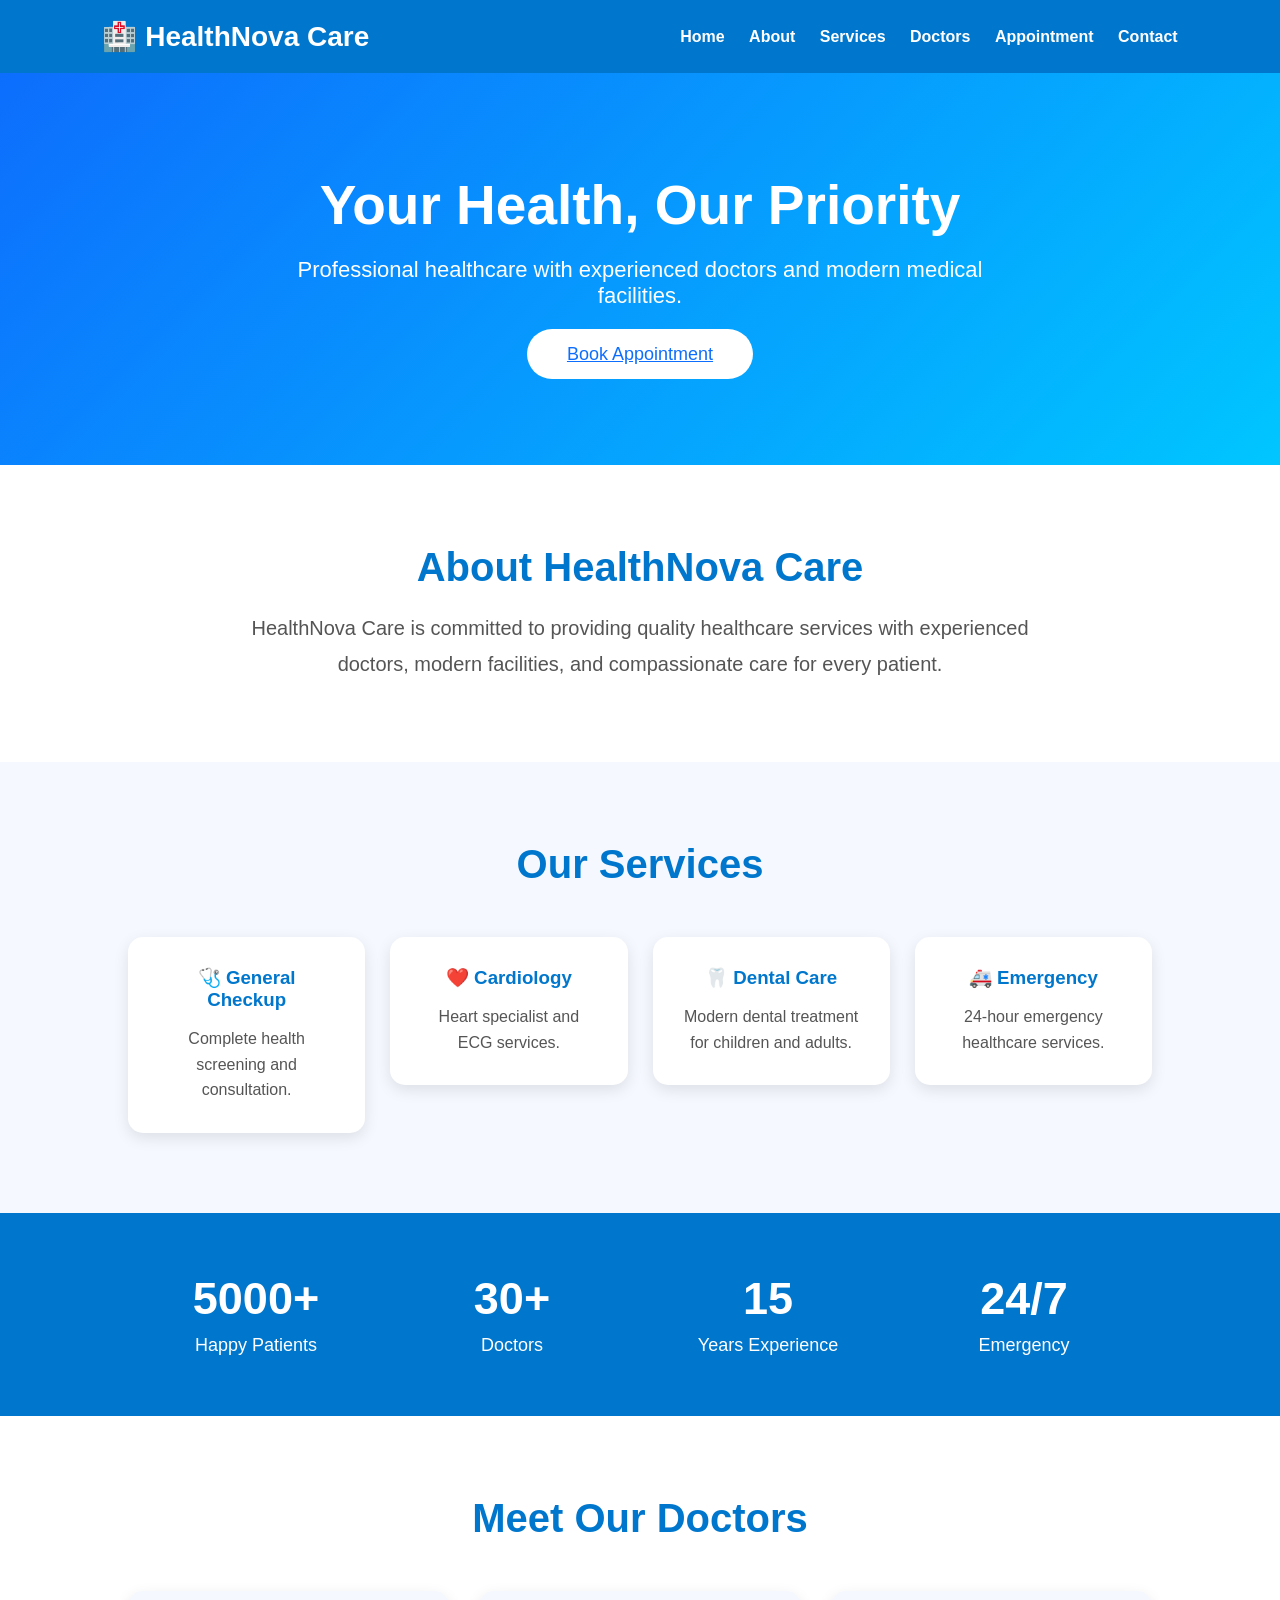
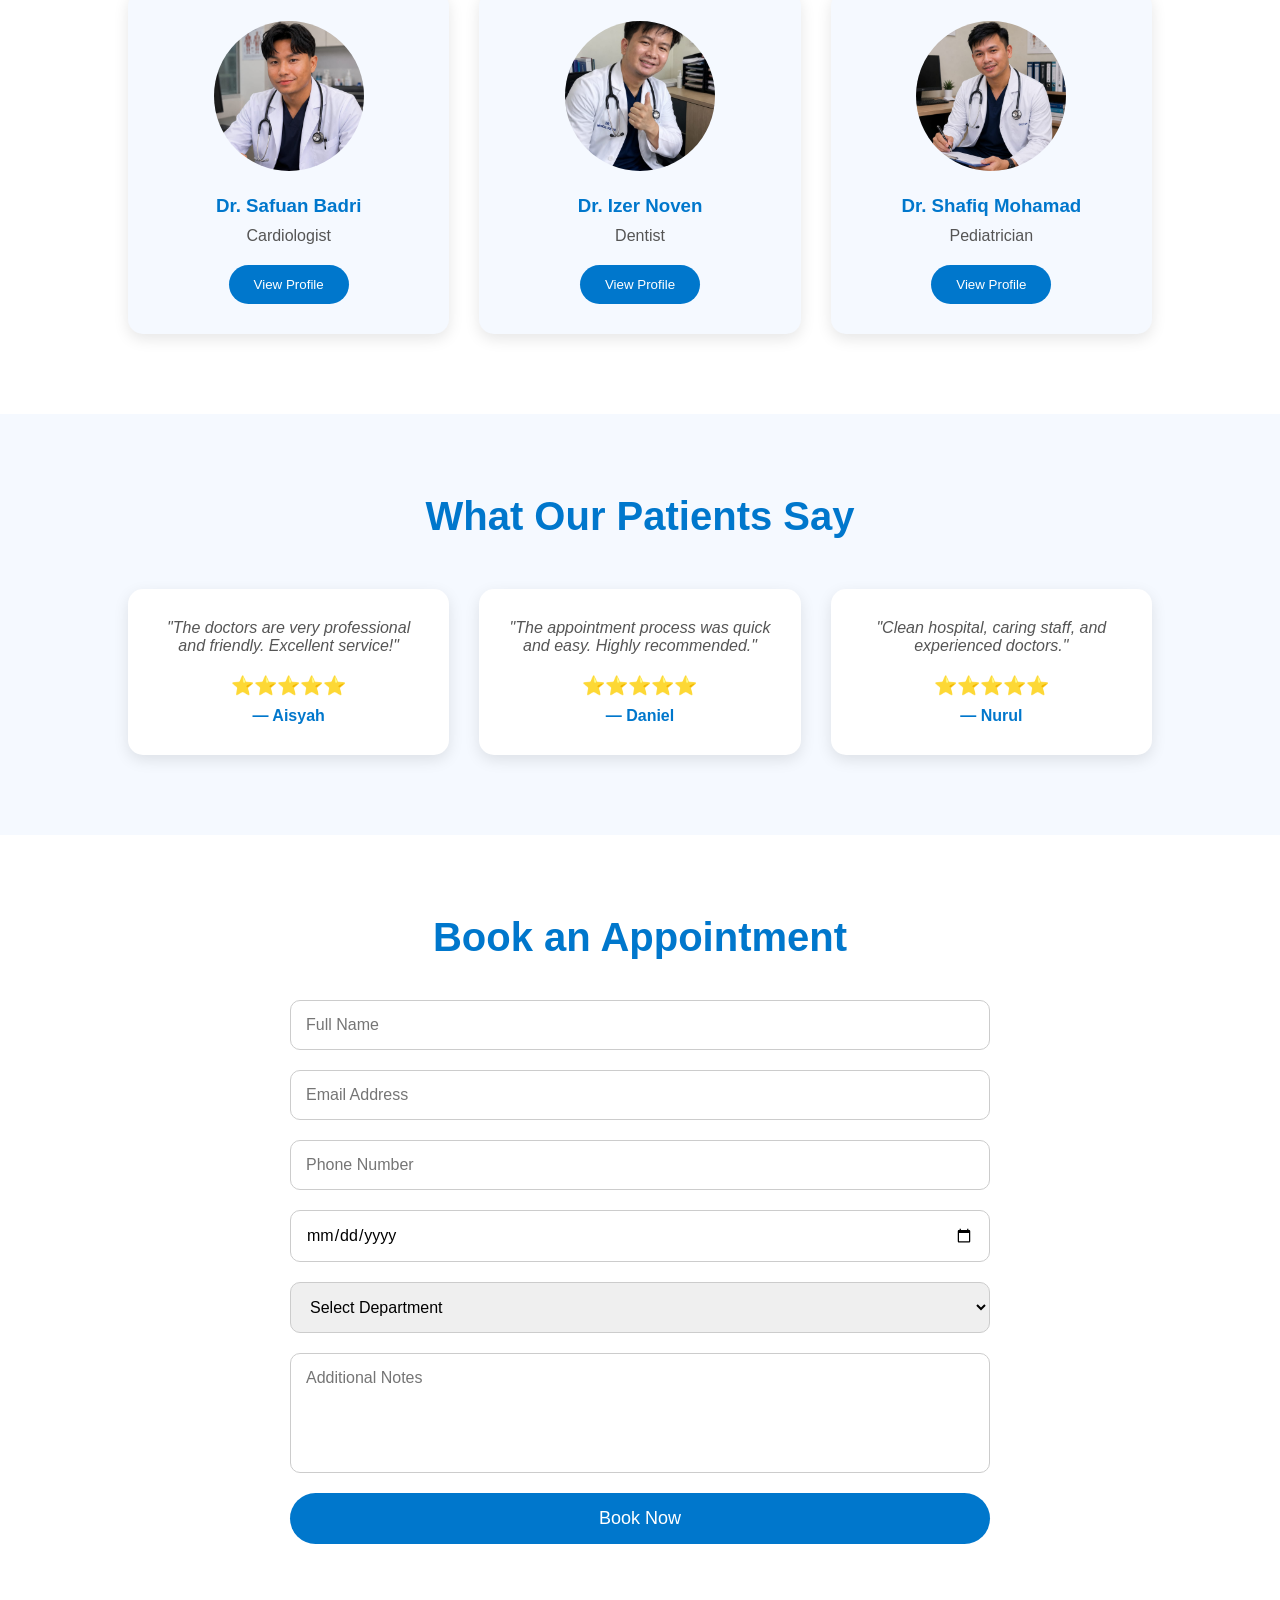
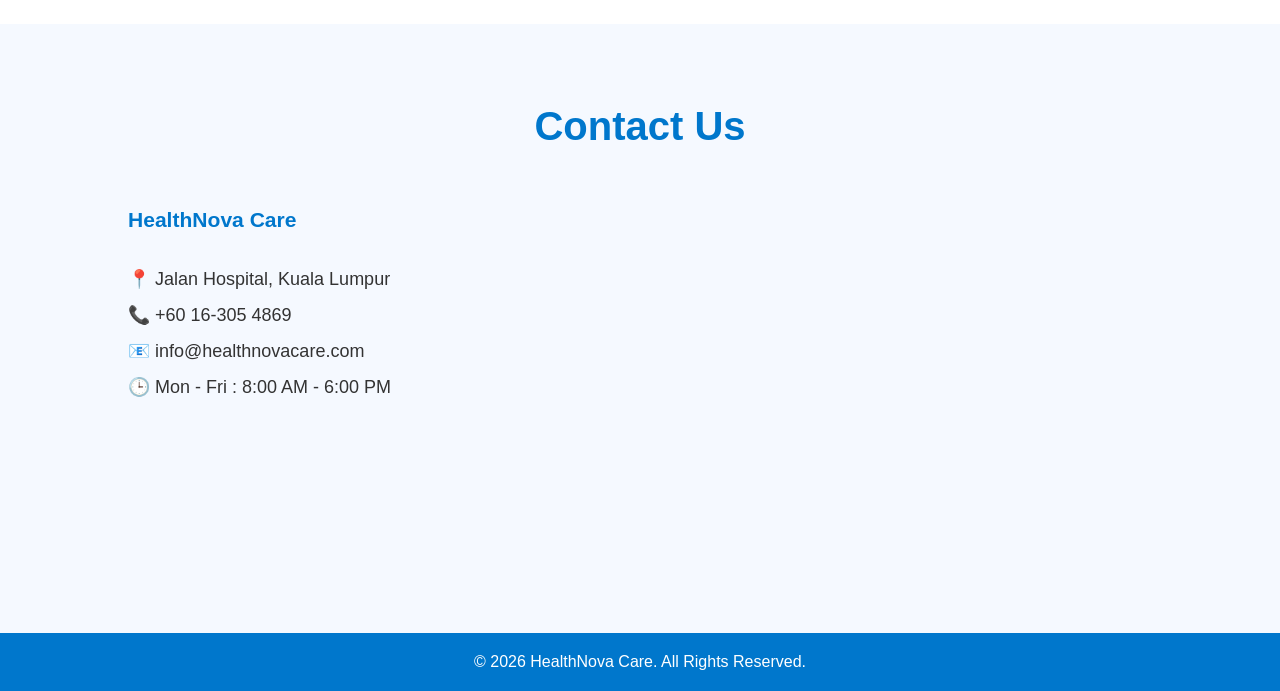
<file: index.html>
<!DOCTYPE html>
<html lang="en">
<head>
    <meta charset="UTF-8">
    <meta name="viewport" content="width=device-width, initial-scale=1.0">
    <title>HealthNova Care</title>

    <link rel="stylesheet" href="css/style.css">
</head>
<body>

<header>
    <div class="logo">
        🏥 <span>HealthNova Care</span>
    </div>

    <nav>
   <a href="#home">Home</a>
<a href="#about">About</a>
<a href="#services">Services</a>
<a href="#doctors">Doctors</a>
<a href="#appointment">Appointment</a>
<a href="#contact">Contact</a>
    </nav>
</header>

<section id="home" class="hero fade-in">
    <h1>Your Health, Our Priority</h1>

    <p>
        Professional healthcare with experienced doctors and modern medical facilities.
    </p>

    <a href="#appointment" class="hero-btn">
    Book Appointment
</a>
</section>
<section id="about" class="about fade-in">
    <h2>About HealthNova Care</h2>

    <p>
        HealthNova Care is committed to providing quality healthcare services
        with experienced doctors, modern facilities, and compassionate care
        for every patient.
    </p>
</section>
<section id="services" class="services fade=in">

    <h2>Our Services</h2>

    <div class="service-container">

        <a href="general.html" style="text-decoration:none; color:inherit;">
    <div class="service-card">
        <h3>🩺 General Checkup</h3>
        <p>Complete health screening and consultation.</p>
    </div>
</a>

        <a href="cardiology.html" style="text-decoration: none; color: inherit;">
    <div class="service-card">
        <h3>❤️ Cardiology</h3>
        <p>Heart specialist and ECG services.</p>
    </div>
</a>

        <a href="dental.html" style="text-decoration:none;color:inherit;">
<div class="service-card">
            <h3>🦷 Dental Care</h3>
            <p>Modern dental treatment for children and adults.</p>
        </div>
        </a>

        <a href="emergency.html" style="text-decoration:none; color:inherit;">
    <div class="service-card">
        <h3>🚑 Emergency</h3>
        <p>24-hour emergency healthcare services.</p>
    </div>
</a>

    </div>

</section>
<!-- Doctors Section -->
<section class="counter">

    <div>
        <h2>5000+</h2>
        <p>Happy Patients</p>
    </div>

    <div>
        <h2>30+</h2>
        <p>Doctors</p>
    </div>

    <div>
        <h2>15</h2>
        <p>Years Experience</p>
    </div>

    <div>
        <h2>24/7</h2>
        <p>Emergency</p>
    </div>

</section>
<section id="doctors" class="doctors fade-in">

    <h2>Meet Our Doctors</h2>

    <div class="doctor-container">

        <div class="doctor-card">
            <img src="images/doctor1.jpeg" alt="Doctor 1">
            <h3>Dr. Safuan Badri</h3>
            <p>Cardiologist</p>
            <button>View Profile</button>
        </div>

        <div class="doctor-card">
            <img src="images/doctor2.jpeg" alt="Doctor 2">
            <h3>Dr. Izer Noven</h3>
            <p>Dentist</p>
            <button>View Profile</button>
        </div>

        <div class="doctor-card">
            <img src="images/doctor3.jpeg" alt="Doctor 3">
            <h3>Dr. Shafiq Mohamad</h3>
            <p>Pediatrician</p>
            <button>View Profile</button>
        </div>

    </div>

</section>
<section class="testimonials fade-in">

    <h2>What Our Patients Say</h2>

    <div class="testimonial-container">

        <div class="testimonial-card">
            <p>"The doctors are very professional and friendly. Excellent service!"</p>
            <h3>⭐⭐⭐⭐⭐</h3>
            <h4>— Aisyah</h4>
        </div>

        <div class="testimonial-card">
            <p>"The appointment process was quick and easy. Highly recommended."</p>
            <h3>⭐⭐⭐⭐⭐</h3>
            <h4>— Daniel</h4>
        </div>

        <div class="testimonial-card">
            <p>"Clean hospital, caring staff, and experienced doctors."</p>
            <h3>⭐⭐⭐⭐⭐</h3>
            <h4>— Nurul</h4>
        </div>

    </div>

</section>
<section id="appointment" class="appointment fade-in">

    <h2>Book an Appointment</h2>

<form class="appointment-form" action="https://api.web3forms.com/submit" method="POST">

    <!-- Web3Forms Access Key -->
    <input type="hidden" name="access_key" value="ce529780-90cf-461e-9947-9871ce0151ef">

    <input type="text" name="name" placeholder="Full Name" required>

    <input type="email" name="email" placeholder="Email Address" required>

    <input type="tel" name="phone" placeholder="Phone Number" required>

    <input type="date" name="date" required>

    <select name="department" required>
        <option value="">Select Department</option>
        <option value="Cardiology">Cardiology</option>
        <option value="Dental">Dental</option>
        <option value="Pediatrics">Pediatrics</option>
        <option value="Emergency">Emergency</option>
    </select>

    <textarea name="notes" placeholder="Additional Notes"></textarea>

    <button type="submit">Book Now</button>

</form>


</section>
<section id="contact" class="contact fade-in">

    <h2>Contact Us</h2>

    <div class="contact-container">

        <div class="contact-info">
            <h3>HealthNova Care</h3>

            <p>📍 Jalan Hospital, Kuala Lumpur</p>

            <p>📞 +60 16-305 4869</p>

            <p>📧 info@healthnovacare.com</p>

            <p>🕒 Mon - Fri : 8:00 AM - 6:00 PM</p>
        </div>

        <div class="contact-map">

            <iframe
            src="https://www.google.com/maps?q=Hospital+Kuala+Lumpur&output=embed"
            width="100%"
            height="300"
            style="border:0;"
            allowfullscreen=""
            loading="lazy">
            </iframe>

        </div>

    </div>

</section>
<footer>
    <p>&copy; 2026 HealthNova Care. All Rights Reserved.</p>
</footer>
<button id="topBtn" onclick="topFunction()">↑</button>
<script src="js/script.js"></script>

</body>
</html>
</file>
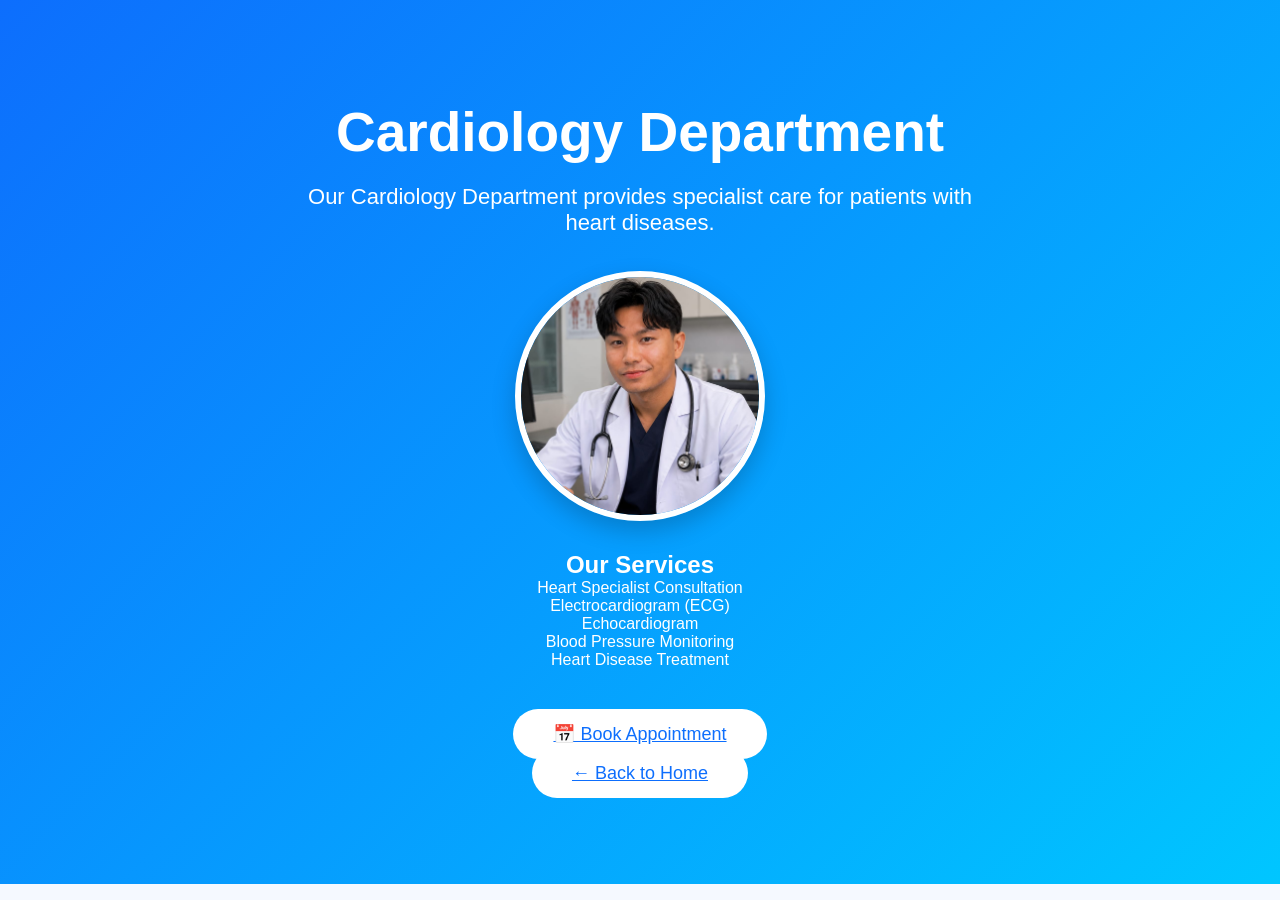
<file: cardiology.html>
<!DOCTYPE html>
<html lang="en">
<head>
    <meta charset="UTF-8">
    <meta name="viewport" content="width=device-width, initial-scale=1.0">
    <title>Cardiology Department</title>
    <link rel="stylesheet" href="css/style.css">
</head>

<body>

<section class="hero">
    <h1>Cardiology Department</h1>

    <p>
        Our Cardiology Department provides specialist care for patients with heart diseases.
    </p>

    <img src="./images/doctor1.jpeg" alt="Cardiology Doctor" class="doctor-img">

    <h2>Our Services</h2>

    <ul style="list-style: none; padding: 0;">
        <li>Heart Specialist Consultation</li>
        <li>Electrocardiogram (ECG)</li>
        <li>Echocardiogram</li>
        <li>Blood Pressure Monitoring</li>
        <li>Heart Disease Treatment</li>
    </ul>

    <br>
<br><br>

<a href="index.html#appointment" class="hero-btn">
📅 Book Appointment
</a>

<br><br>
    <a href="index.html" class="hero-btn">← Back to Home</a>

</section>

</body>
</html>
</file>
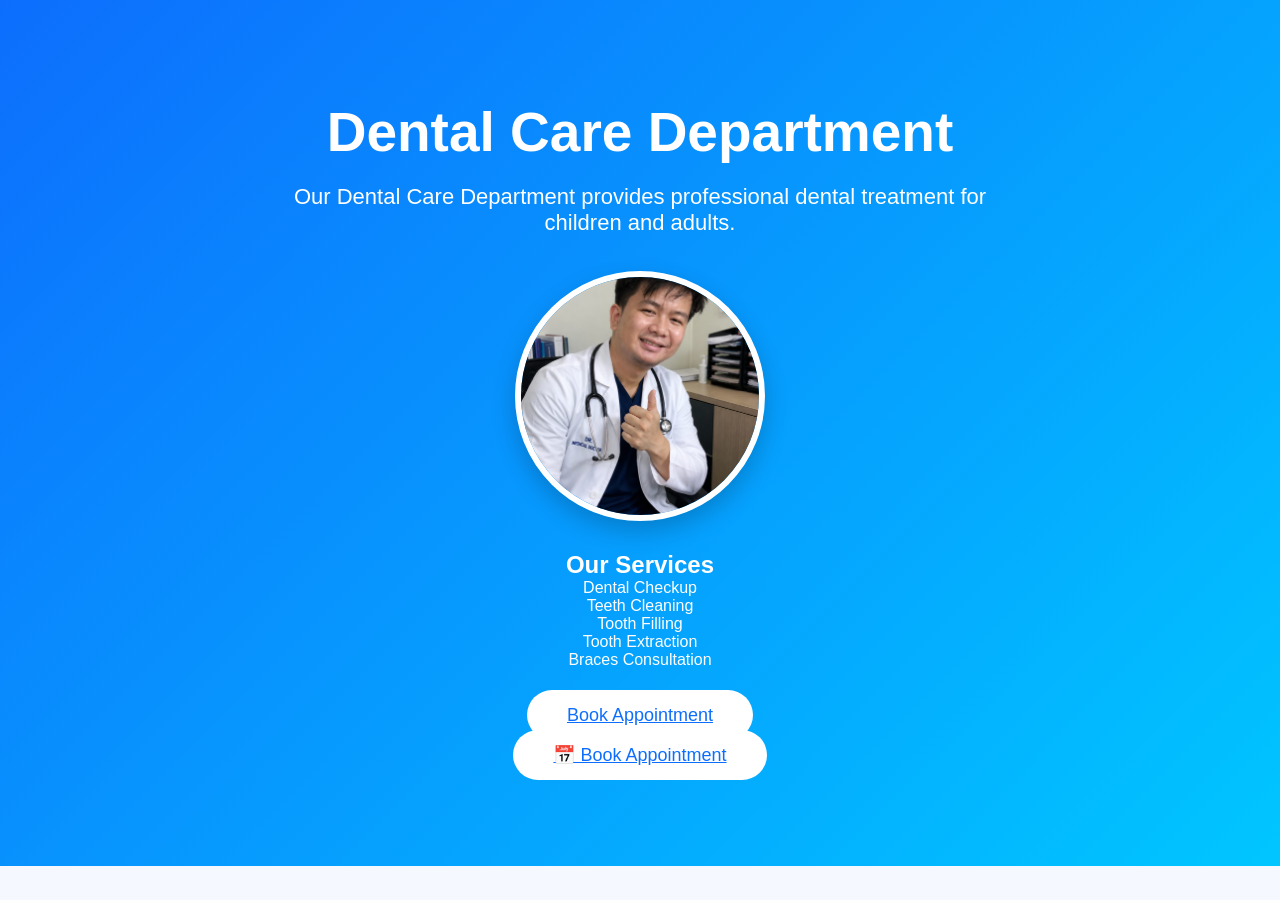
<file: dental.html>
<!DOCTYPE html>
<html lang="en">
<head>
    <meta charset="UTF-8">
    <meta name="viewport" content="width=device-width, initial-scale=1.0">
    <title>Dental Care Department</title>
    <link rel="stylesheet" href="css/style.css">
</head>

<body>

<section class="hero">

    <h1>Dental Care Department</h1>

    <p>
        Our Dental Care Department provides professional dental treatment for children and adults.
    </p>

    <img src="./images/doctor2.jpeg" alt="Dental Doctor" class="doctor-img">

    <h2>Our Services</h2>

    <ul style="list-style:none;padding:0;">
        <li>Dental Checkup</li>
        <li>Teeth Cleaning</li>
        <li>Tooth Filling</li>
        <li>Tooth Extraction</li>
        <li>Braces Consultation</li>
    </ul>

    <br><br>

    <a href="index.html#appointment" class="hero-btn">
        Book Appointment
    </a>

    <br><br>

    <a href="index.html#appointment" class="hero-btn">
📅 Book Appointment
</a>

</section>

</body>
</html>
</file>
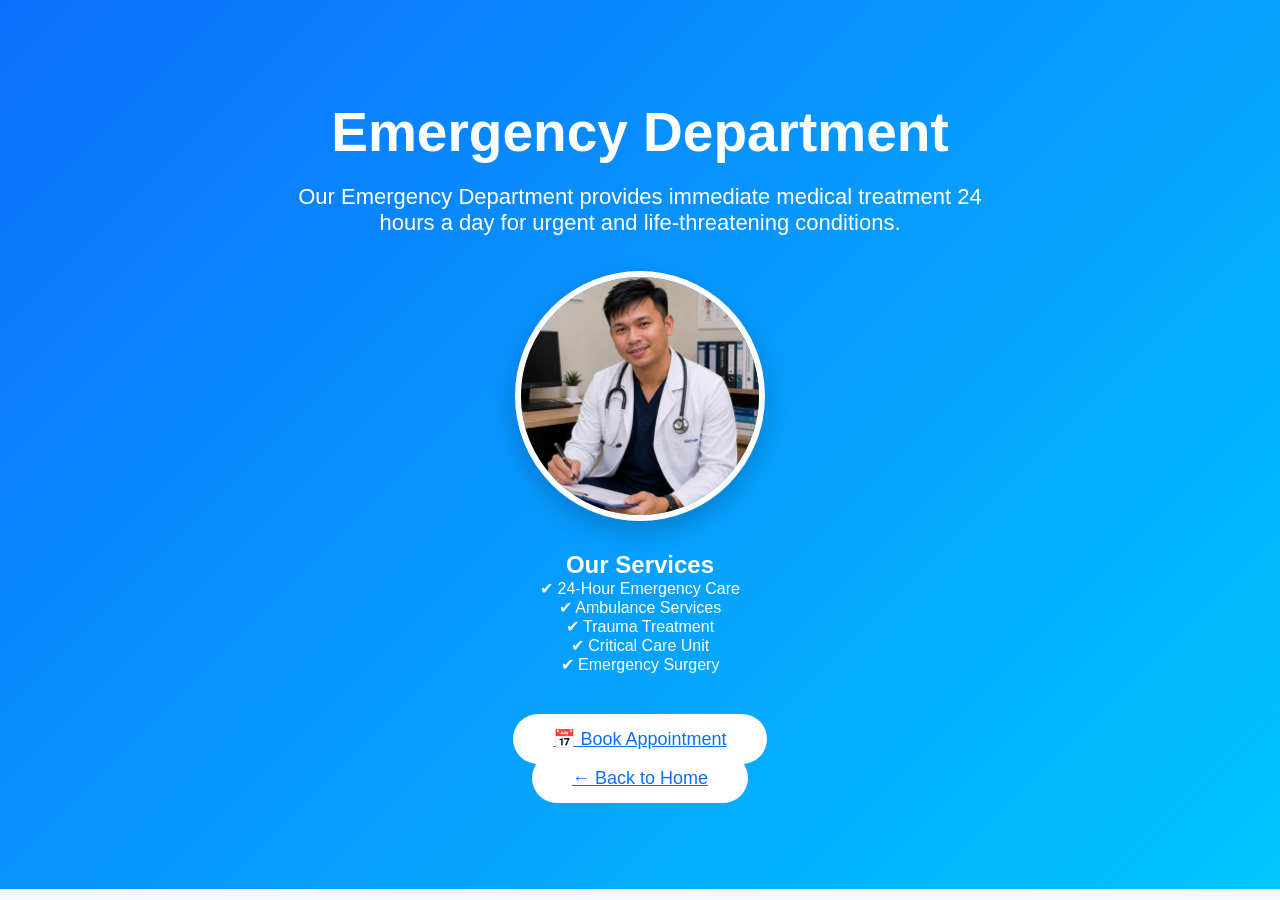
<file: emergency.html>
<!DOCTYPE html>
<html lang="en">
<head>
    <meta charset="UTF-8">
    <meta name="viewport" content="width=device-width, initial-scale=1.0">
    <title>Emergency Department</title>
    <link rel="stylesheet" href="css/style.css">
</head>

<body>

<section class="hero">
    <h1>Emergency Department</h1>

    <p>
        Our Emergency Department provides immediate medical treatment 24 hours a day for urgent and life-threatening conditions.
    </p>

    <img src="./images/doctor3.jpeg" alt="Emergency Doctor" class="doctor-img">

    <h2>Our Services</h2>

    <ul style="list-style:none; padding:0;">
    <li>✔ 24-Hour Emergency Care</li>
    <li>✔ Ambulance Services</li>
    <li>✔ Trauma Treatment</li>
    <li>✔ Critical Care Unit</li>
    <li>✔ Emergency Surgery</li>
</ul>

    <br>
<br><br>

<a href="index.html#appointment" class="hero-btn">
📅 Book Appointment
</a>

<br><br>
    <a href="index.html" class="hero-btn">← Back to Home</a>

</section>

</body>
</html>
</file>
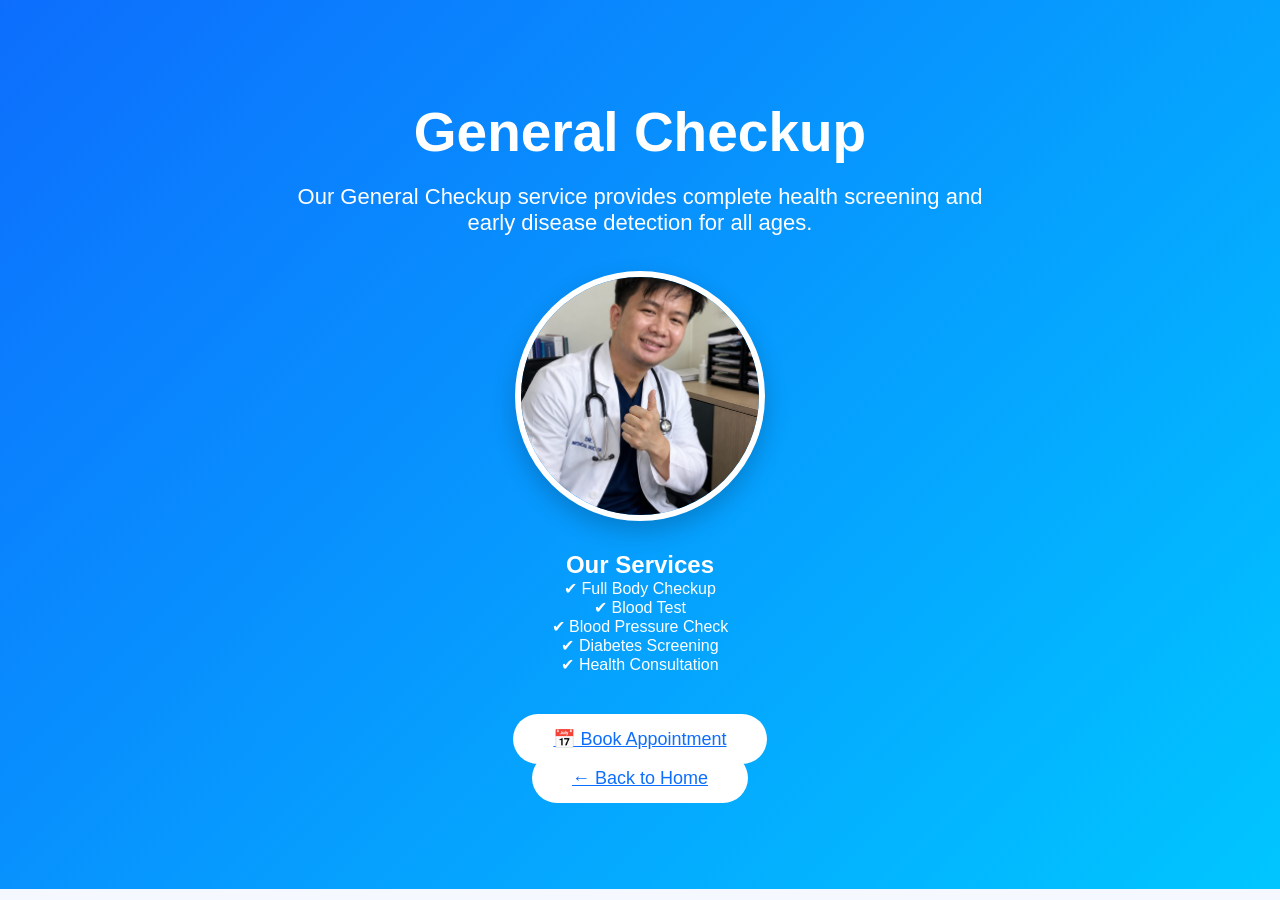
<file: general.html>
<!DOCTYPE html>
<html lang="en">
<head>
    <meta charset="UTF-8">
    <meta name="viewport" content="width=device-width, initial-scale=1.0">
    <title>General Checkup</title>
    <link rel="stylesheet" href="css/style.css">
</head>

<body>

<section class="hero">
    <h1>General Checkup</h1>

    <p>
        Our General Checkup service provides complete health screening and early disease detection for all ages.
    </p>

    <img src="./images/doctor2.jpeg" alt="General Doctor" class="doctor-img">

    <h2>Our Services</h2>

    <ul style="list-style:none; padding:0;">
    <li>✔ Full Body Checkup</li>
    <li>✔ Blood Test</li>
    <li>✔ Blood Pressure Check</li>
    <li>✔ Diabetes Screening</li>
    <li>✔ Health Consultation</li>
</ul>

    <br>
<br><br>

<a href="index.html#appointment" class="hero-btn">
📅 Book Appointment
</a>

<br><br>
    <a href="index.html" class="hero-btn">← Back to Home</a>

</section>

</body>
</html>
</file>
<file: css/style.css>
*{
    margin:0;
    padding:0;
    box-sizing:border-box;
    font-family:Arial, Helvetica, sans-serif;
}

body{
    background:#f5f9ff;
    color:#333;
}

header{
    background:#0077cc;
    color:white;
    display:flex;
    justify-content:space-between;
    align-items:center;
    padding:20px 8%;
    position:sticky;
    top:0;
}

.logo{
    font-size:28px;
    font-weight:bold;
}

nav a{
    color:white;
    text-decoration:none;
    margin-left:20px;
    font-weight:bold;
    transition:.3s;
}

nav a:hover{
    color:#ffe082;
}

.hero{
    text-align:center;
    padding:100px 20px;
    background:linear-gradient(135deg,#0d6efd,#00c6ff);
    color:white;
}

.hero h1{
    font-size:55px;
    margin-bottom:20px;
}

.hero p{
    font-size:22px;
    max-width:700px;
    margin:auto;
    margin-bottom:35px;
}

.hero-btn{
    padding:15px 40px;
    border:none;
    border-radius:50px;
    background:white;
    color:#0d6efd;
    font-size:18px;
    cursor:pointer;
    transition:.3s;
}

.hero-btn:hover{
    background:#ffe082;
}

.about{
    padding:80px 10%;
    text-align:center;
    background:#fff;
}

.about h2{
    font-size:40px;
    color:#0077cc;
    margin-bottom:20px;
}

.about p{
    font-size:20px;
    max-width:800px;
    margin:auto;
    line-height:1.8;
    color:#555;
}
/* Services Section */
.services{
    padding:80px 10%;
    background:#f5f9ff;
    text-align:center;
}

.services h2{
    font-size:40px;
    color:#0077cc;
    margin-bottom:50px;
}

.service-container{
    display:grid;
    grid-template-columns: repeat(4, 1fr);
    gap:25px;
}

.service-card{
    background:white;
    padding:30px;
    border-radius:15px;
    box-shadow:0 5px 15px rgba(0,0,0,0.1);
    transition:.3s;
}

.service-card:hover{
    transform:translateY(-10px);
}

.service-card h3{
    color:#0077cc;
    margin-bottom:15px;
}

.service-card p{
    color:#555;
    line-height:1.6;
}
/* Doctors Section */

.doctors{
    padding:80px 10%;
    background:white;
    text-align:center;
}

.doctors h2{
    font-size:40px;
    color:#0077cc;
    margin-bottom:50px;
}

.doctor-container{
    display:grid;
    grid-template-columns:repeat(auto-fit,minmax(280px,1fr));
    gap:30px;
}

.doctor-card{
    background:#f5f9ff;
    padding:30px;
    border-radius:15px;
    box-shadow:0 5px 15px rgba(0,0,0,0.1);
    transition:.3s;
}

.doctor-card:hover{
    transform:translateY(-10px);
}

.doctor-card img{
    width:150px;
    height:150px;
    border-radius:50%;
    object-fit:cover;
    margin-bottom:20px;
}

.doctor-card h3{
    color:#0077cc;
    margin-bottom:10px;
}

.doctor-card p{
    color:#555;
    margin-bottom:20px;
}

.doctor-card button{
    background:#0077cc;
    color:white;
    border:none;
    padding:12px 25px;
    border-radius:30px;
    cursor:pointer;
}

.doctor-card button:hover{
    background:#005fa3;
}
/* Appointment Section */

.appointment{
    padding:80px 10%;
    background:#ffffff;
    text-align:center;
}

.appointment h2{
    font-size:40px;
    color:#0077cc;
    margin-bottom:40px;
}

.appointment-form{
    max-width:700px;
    margin:auto;
    display:flex;
    flex-direction:column;
    gap:20px;
}

.appointment-form input,
.appointment-form select,
.appointment-form textarea{
    padding:15px;
    border:1px solid #ccc;
    border-radius:10px;
    font-size:16px;
}

.appointment-form textarea{
    height:120px;
    resize:none;
}

.appointment-form button{
    background:#0077cc;
    color:white;
    border:none;
    padding:15px;
    font-size:18px;
    border-radius:30px;
    cursor:pointer;
    transition:.3s;
}

.appointment-form button:hover{
    background:#005fa3;
}
/* Contact Section */

.contact{
    padding:80px 10%;
    background:#f5f9ff;
}

.contact h2{
    text-align:center;
    font-size:40px;
    color:#0077cc;
    margin-bottom:50px;
}

.contact-container{
    display:grid;
    grid-template-columns:1fr 1fr;
    gap:40px;
}

.contact-info{
    font-size:18px;
    line-height:2;
}

.contact-info h3{
    color:#0077cc;
    margin-bottom:20px;
}

.contact-map iframe{
    border-radius:15px;
    width:100%;
    height:350px;
}
/* Footer */

footer{
    background:#0077cc;
    color:white;
    text-align:center;
    padding:20px;
    font-size:16px;
}
/* Back To Top */

#topBtn{
    display:none;
    position:fixed;
    bottom:20px;
    right:20px;
    z-index:99;
    border:none;
    outline:none;
    background:#0077cc;
    color:white;
    cursor:pointer;
    padding:15px 18px;
    border-radius:50%;
    font-size:22px;
    box-shadow:0 5px 15px rgba(0,0,0,.3);
}

#topBtn:hover{
    background:#005fa3;
}
/* Fade Animation */
.fade-in{
    opacity:0;
    transform:translateY(50px);
    transition:all 1s ease;
}

.fade-in.show{
    opacity:1;
    transform:translateY(0);
}
/* Counter */
.counter{
    display:grid;
    grid-template-columns:repeat(4,1fr);
    background:#0077cc;
    color:white;
    padding:60px 10%;
    text-align:center;
}

.counter h2{
    font-size:45px;
    margin-bottom:10px;
}

.counter p{
    font-size:18px;
}
.counter div{
    transition:0.3s;
}

.counter div:hover{
    transform:translateY(-10px);
}
/* Testimonials */

.testimonials{
    padding:80px 10%;
    text-align:center;
    background:#f5f9ff;
}

.testimonials h2{
    font-size:40px;
    color:#0077cc;
    margin-bottom:50px;
}

.testimonial-container{
    display:grid;
    grid-template-columns:repeat(auto-fit,minmax(280px,1fr));
    gap:30px;
}

.testimonial-card{
    background:white;
    padding:30px;
    border-radius:15px;
    box-shadow:0 5px 15px rgba(0,0,0,.1);
    transition:.3s;
}

.testimonial-card:hover{
    transform:translateY(-10px);
}

.testimonial-card p{
    color:#555;
    font-style:italic;
    margin-bottom:20px;
}

.testimonial-card h3{
    color:#f4b400;
    margin-bottom:10px;
}

.testimonial-card h4{
    color:#0077cc;
}
.doctor-img{
    width:250px;
    height:250px;
    border-radius:50%;
    object-fit:cover;
    margin:30px auto;
    display:block;
    border:6px solid white;
    box-shadow:0 10px 25px rgba(0,0,0,0.2);
}
</file>
